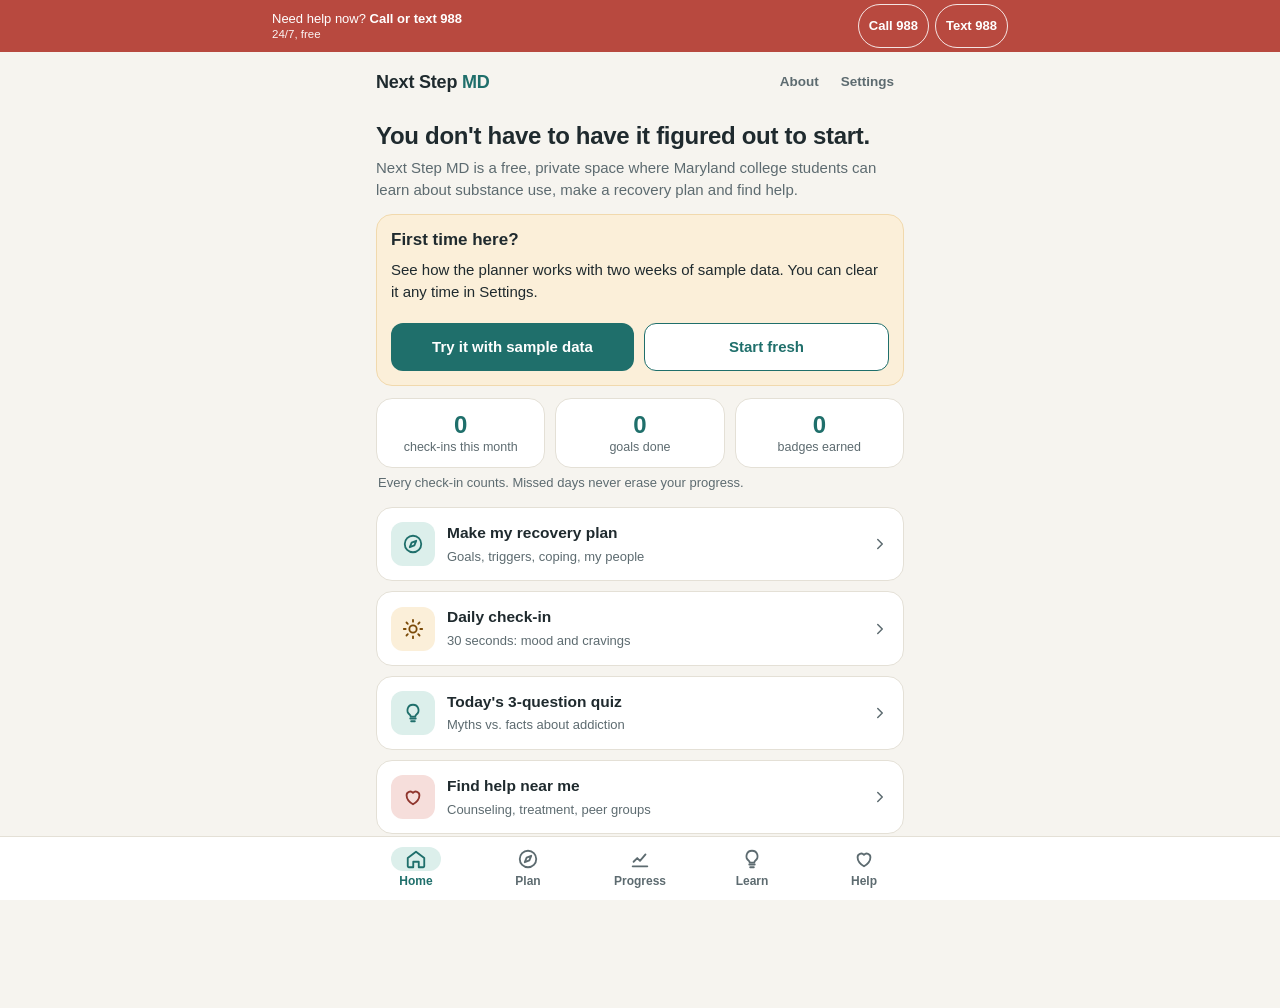
<file: index.html>
<!DOCTYPE html>
<html lang="en">
<head>
<meta charset="utf-8">
<meta name="viewport" content="width=device-width, initial-scale=1">
<meta name="description" content="A free, private recovery planner and resource guide for Maryland college students dealing with substance use or working on recovery.">
<meta name="theme-color" content="#1f6f6b">
<title>Next Step MD</title>
<link rel="stylesheet" href="css/styles.css">
<link rel="stylesheet" href="css/print.css" media="print">
</head>
<body>
<a class="skip" href="#view">Skip to content</a>

<div class="crisis" id="crisis" role="region" aria-label="Crisis support">
  <div class="crisis-row">
    <p class="crisis-text">Need help now? <b>Call or text 988</b><span class="crisis-sub">24/7, free</span></p>
    <div class="crisis-actions">
      <a href="tel:988">Call 988</a>
      <a href="sms:988">Text 988</a>
    </div>
  </div>
  <div class="crisis-extra" id="crisisExtra" hidden>
    <a href="#/help">Today looked hard. See support options on the Help page</a>
  </div>
</div>

<header class="top">
  <a class="logo" href="#/home" aria-label="Next Step MD home">Next Step <span>MD</span></a>
  <nav class="top-links" aria-label="Site">
    <a href="#/about" data-v="about">About</a>
    <a href="#/settings" data-v="settings">Settings</a>
  </nav>
</header>

<div id="demoBanner" class="demo-banner" hidden></div>

<main id="view" tabindex="-1"></main>

<nav class="bottom" aria-label="Main">
  <a href="#/home" data-v="home"><span class="ni" data-icon="home"></span>Home</a>
  <a href="#/plan" data-v="plan"><span class="ni" data-icon="plan"></span>Plan</a>
  <a href="#/progress" data-v="progress"><span class="ni" data-icon="progress"></span>Progress</a>
  <a href="#/learn" data-v="learn"><span class="ni" data-icon="learn"></span>Learn</a>
  <a href="#/help" data-v="help"><span class="ni" data-icon="help"></span>Help</a>
</nav>

<div id="toasts" class="toasts" role="status" aria-live="polite"></div>

<noscript><p class="noscript">This site needs JavaScript to run the planner. If you need help now, call or text 988, or call 911 in an emergency.</p></noscript>

<script defer src="js/config.js"></script>
<script defer src="js/util.js"></script>
<script defer src="js/icons.js"></script>
<script defer src="js/storage.js"></script>
<script defer src="js/data/resources.js"></script>
<script defer src="js/data/strategies.js"></script>
<script defer src="js/data/quiz.js"></script>
<script defer src="js/data/learn.js"></script>
<script defer src="js/data/badges.js"></script>
<script defer src="js/logic/stats.js"></script>
<script defer src="js/logic/suggest.js"></script>
<script defer src="js/logic/quizEngine.js"></script>
<script defer src="js/views/home.js"></script>
<script defer src="js/views/plan.js"></script>
<script defer src="js/views/planSummary.js"></script>
<script defer src="js/views/checkin.js"></script>
<script defer src="js/views/progress.js"></script>
<script defer src="js/views/quiz.js"></script>
<script defer src="js/views/learn.js"></script>
<script defer src="js/views/strategies.js"></script>
<script defer src="js/views/help.js"></script>
<script defer src="js/views/settings.js"></script>
<script defer src="js/views/about.js"></script>
<script defer src="js/router.js"></script>
<script defer src="js/app.js"></script>
</body>
</html>
</file>
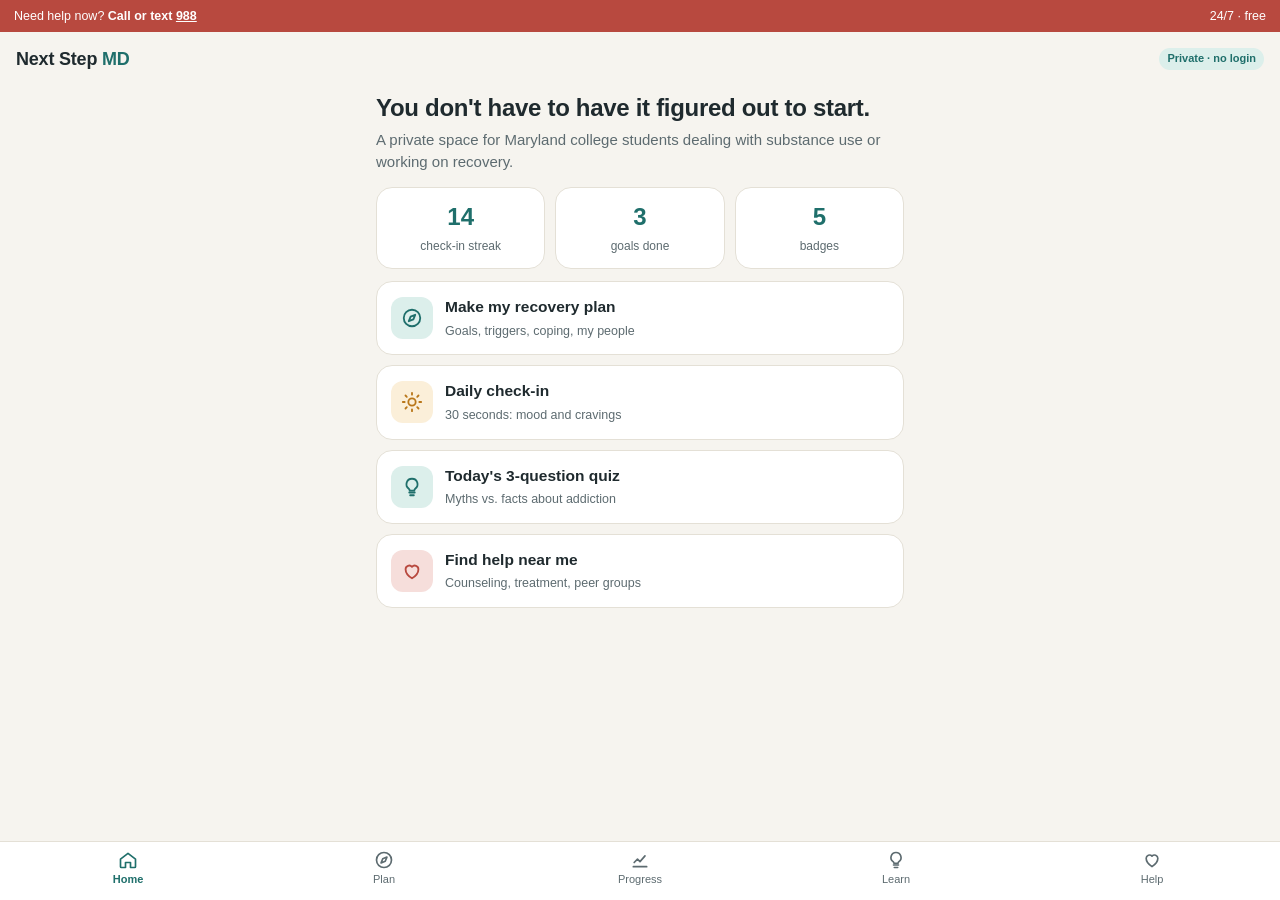
<file: prototype.html>
<!DOCTYPE html>
<html lang="en">
<head>
<meta charset="utf-8">
<meta name="viewport" content="width=device-width, initial-scale=1">
<title>Next Step MD: Student Recovery</title>
<style>
  :root{
    --bg:#f6f4ef; --card:#ffffff; --ink:#1f2a2e; --muted:#5d6b70;
    --teal:#1f6f6b; --teal-soft:#dcefeb; --amber:#e8a33d; --amber-soft:#fbefd9;
    --rose:#b8493f; --line:#e4e0d6;
  }
  *{box-sizing:border-box}
  body{margin:0;font-family:-apple-system,"Segoe UI",Roboto,Helvetica,Arial,sans-serif;background:var(--bg);color:var(--ink);font-size:15px;line-height:1.45}
  .crisis{background:var(--rose);color:#fff;font-size:12.5px;padding:7px 14px;display:flex;gap:10px;align-items:center;justify-content:space-between}
  .crisis b{font-weight:700}
  .crisis a{color:#fff;font-weight:700;text-decoration:underline}
  header{padding:14px 16px 6px;display:flex;align-items:center;justify-content:space-between}
  .logo{font-weight:800;font-size:18px;letter-spacing:-.2px}
  .logo span{color:var(--teal)}
  .pill{font-size:11px;background:var(--teal-soft);color:var(--teal);padding:3px 8px;border-radius:999px;font-weight:600}
  main{padding:6px 16px 90px;max-width:560px;margin:0 auto}
  h1{font-size:24px;line-height:1.2;margin:10px 0 6px;letter-spacing:-.3px}
  h2{font-size:17px;margin:18px 0 8px}
  p.sub{color:var(--muted);margin:0 0 14px}
  .card{background:var(--card);border:1px solid var(--line);border-radius:16px;padding:14px;margin-bottom:12px}
  .big-btn{display:flex;align-items:center;gap:12px;background:var(--card);border:1px solid var(--line);border-radius:16px;padding:14px;margin-bottom:10px;text-decoration:none;color:var(--ink)}
  .big-btn .ic{width:42px;height:42px;border-radius:12px;display:grid;place-items:center;font-size:20px;flex:none}
  .big-btn b{display:block;font-size:15.5px}
  .big-btn small{color:var(--muted)}
  .t{background:var(--teal-soft)} .a{background:var(--amber-soft)} .r{background:#f6dedb}
  .streak{display:flex;gap:10px}
  .streak .card{flex:1;text-align:center;padding:12px 8px}
  .streak .n{font-size:24px;font-weight:800;color:var(--teal)}
  .streak small{color:var(--muted);font-size:12px}
  nav{position:fixed;bottom:0;left:0;right:0;background:#fff;border-top:1px solid var(--line);display:flex;justify-content:space-around;padding:8px 0 12px}
  nav a{text-decoration:none;color:var(--muted);font-size:11px;text-align:center;flex:1}
  nav a div{height:22px;display:flex;justify-content:center}
  nav a.on{color:var(--teal);font-weight:700}
  .steps{display:flex;gap:5px;margin:4px 0 14px}
  .steps i{flex:1;height:5px;border-radius:5px;background:var(--line)}
  .steps i.done{background:var(--teal)}
  label.q{font-weight:700;display:block;margin:12px 0 6px}
  .chips{display:flex;flex-wrap:wrap;gap:7px}
  .chip{border:1.5px solid var(--line);background:#fff;border-radius:999px;padding:7px 12px;font-size:13.5px}
  .chip.sel{background:var(--teal);border-color:var(--teal);color:#fff}
  .person{display:flex;align-items:center;gap:10px;padding:9px 0;border-top:1px solid var(--line)}
  .person:first-of-type{border-top:0}
  .av{width:34px;height:34px;border-radius:50%;display:grid;place-items:center;font-weight:700;color:#fff;background:var(--teal);flex:none}
  .person small{color:var(--muted);display:block}
  .btn{display:block;width:100%;border:0;border-radius:12px;padding:13px;font-size:15px;font-weight:700;background:var(--teal);color:#fff;margin-top:10px}
  .btn.ghost{background:#fff;color:var(--teal);border:1.5px solid var(--teal)}
  .slider{display:flex;gap:4px;margin-top:4px}
  .slider span{flex:1;text-align:center;font-size:12px;padding:7px 0;border-radius:8px;background:#f0ede6;color:var(--muted)}
  .slider span.sel{background:var(--amber);color:#fff;font-weight:700}
  .slider.mood span{padding:9px 0;font-size:14px}
  .slider.mood span.sel{background:var(--teal)}
  .scale{display:flex;justify-content:space-between;font-size:11px;color:var(--muted);margin-top:3px}
  .moods{display:flex;justify-content:space-between}
  .moods span{font-size:27px;padding:5px 8px;border-radius:12px;opacity:.45}
  .moods span.sel{opacity:1;background:var(--teal-soft)}
  .legend{display:flex;gap:14px;font-size:12px;color:var(--muted);margin-top:4px}
  .legend i{display:inline-block;width:10px;height:10px;border-radius:3px;margin-right:4px;vertical-align:-1px}
  .badges{display:grid;grid-template-columns:repeat(4,1fr);gap:8px}
  .badge{text-align:center;font-size:11px;color:var(--muted)}
  .badge div{width:48px;height:48px;margin:0 auto 4px;border-radius:50%;display:grid;place-items:center;font-size:14px;font-weight:800;color:#9a5f10;background:var(--amber-soft);border:2px solid var(--amber)}
  .badge.locked div{background:#eee;border-color:#ddd;filter:grayscale(1);opacity:.5}
  .note{font-size:12.5px;color:var(--muted);background:var(--teal-soft);border-radius:12px;padding:10px 12px}
  .opt{display:block;width:100%;text-align:left;border:1.5px solid var(--line);background:#fff;border-radius:12px;padding:12px;margin-top:8px;font-size:14.5px}
  .opt.right{border-color:var(--teal);background:var(--teal-soft);font-weight:700}
  .opt.wrong{border-color:#e7c9c5;color:var(--muted)}
  .explain{border-left:4px solid var(--teal);background:#fff;padding:10px 12px;border-radius:0 12px 12px 0;margin-top:12px;font-size:13.5px}
  .res{display:flex;gap:10px}
  .res .tag{font-size:10.5px;font-weight:700;padding:2px 7px;border-radius:999px;background:var(--teal-soft);color:var(--teal);margin-right:4px}
  .view{display:none}.view.on{display:block}
  .demo{font-size:11px;color:var(--muted);text-align:center;margin-top:8px}
</style>
</head>
<body>

<div class="crisis"><span>Need help now? <b>Call or text <a href="tel:988">988</a></b></span><span>24/7 · free</span></div>
<header><div class="logo">Next Step <span>MD</span></div><span class="pill">Private · no login</span></header>

<main>
<!-- HOME -->
<section class="view" id="home">
  <h1>You don't have to have it figured out to start.</h1>
  <p class="sub">A private space for Maryland college students dealing with substance use or working on recovery.</p>
  <div class="streak">
    <div class="card"><div class="n" id="chkStreak">0</div><small>check-in streak</small></div>
    <div class="card"><div class="n" id="goalCount">0</div><small>goals done</small></div>
    <div class="card"><div class="n" id="badgeCount">0</div><small>badges</small></div>
  </div>
  <a class="big-btn" href="#plan"><span class="ic t" style="color:#1f6f6b"><svg width="22" height="22" viewBox="0 0 24 24" fill="none" stroke="currentColor" stroke-width="2" stroke-linecap="round" stroke-linejoin="round"><circle cx="12" cy="12" r="9"/><path d="M15.5 8.5l-2 5-5 2 2-5z"/></svg></span><span><b>Make my recovery plan</b><small>Goals, triggers, coping, my people</small></span></a>
  <a class="big-btn" href="#checkin"><span class="ic a" style="color:#b9771a"><svg width="22" height="22" viewBox="0 0 24 24" fill="none" stroke="currentColor" stroke-width="2" stroke-linecap="round" stroke-linejoin="round"><circle cx="12" cy="12" r="4"/><path d="M12 2v2M12 20v2M4.9 4.9l1.4 1.4M17.7 17.7l1.4 1.4M2 12h2M20 12h2M4.9 19.1l1.4-1.4M17.7 6.3l1.4-1.4"/></svg></span><span><b>Daily check-in</b><small>30 seconds: mood and cravings</small></span></a>
  <a class="big-btn" href="#quiz"><span class="ic t" style="color:#1f6f6b"><svg width="22" height="22" viewBox="0 0 24 24" fill="none" stroke="currentColor" stroke-width="2" stroke-linecap="round" stroke-linejoin="round"><path d="M9 18h6"/><path d="M10 21h4"/><path d="M12 3a6 6 0 0 0-3.5 10.9c.6.5 1 1.2 1 2.1h5c0-.9.4-1.6 1-2.1A6 6 0 0 0 12 3z"/></svg></span><span><b>Today's 3-question quiz</b><small>Myths vs. facts about addiction</small></span></a>
  <a class="big-btn" href="#help"><span class="ic r" style="color:#b8493f"><svg width="22" height="22" viewBox="0 0 24 24" fill="none" stroke="currentColor" stroke-width="2" stroke-linecap="round" stroke-linejoin="round"><path d="M12 20s-7-4.4-7-10a4 4 0 0 1 7-2.6A4 4 0 0 1 19 10c0 5.6-7 10-7 10z"/></svg></span><span><b>Find help near me</b><small>Counseling, treatment, peer groups</small></span></a>
</section>

<!-- PLAN -->
<section class="view" id="plan">
  <h1>My recovery plan</h1>
  <div class="steps"><i class="done"></i><i class="done"></i><i class="done"></i><i class="done"></i><i></i><i></i></div>
  <p class="sub">Step 4 of 6 · Coping strategies I'll use</p>
  <div class="card">
    <label class="q" style="margin-top:0">When a craving hits, I will…</label>
    <div class="chips" id="copeChips"></div>
    <label class="q">My triggers (from step 3)</label>
    <div class="chips"><span class="chip sel">Exam stress</span><span class="chip sel">Weekend parties</span><span class="chip sel">Being alone at night</span></div>
  </div>
  <div class="card">
    <label class="q" style="margin-top:0">People I can count on</label>
    <div class="person"><span class="av">J</span><span><b>Jordan (roommate)</b><small>Will go to the gym with me</small></span></div>
    <div class="person"><span class="av" style="background:var(--amber)">M</span><span><b>Mom</b><small>Call any time, no questions</small></span></div>
    <div class="person"><span class="av" style="background:#6b5ea8">C</span><span><b>Campus counselor</b><small>Weekly appointment, Tuesdays</small></span></div>
  </div>
  <button class="btn">Save and continue</button>
  <button class="btn ghost">Download my plan (PDF)</button>
</section>

<!-- CHECK-IN / PROGRESS -->
<section class="view" id="checkin">
  <h1>Daily check-in</h1>
  <div class="card">
    <label class="q" style="margin-top:0">How's your mood today?</label>
    <div class="slider mood"><span>1</span><span>2</span><span>3</span><span class="sel">4</span><span>5</span></div><div class="scale"><span>Rough</span><span>Great</span></div>
    <label class="q">Craving level</label>
    <div class="slider" id="crave"></div>
    <button class="btn">Save check-in</button>
  </div>
  <h2>My last 14 days</h2>
  <div class="card">
    <svg id="chart" viewBox="0 0 320 130" width="100%"></svg>
    <div class="legend"><span><i style="background:var(--teal)"></i>Mood</span><span><i style="background:var(--amber)"></i>Cravings</span></div>
  </div>
  <div class="note">Cravings are down 40% since your first week. Most-used strategy: <b>text someone from my list</b>.</div>
  <h2>Milestones</h2>
  <div class="badges" id="badges"></div>
</section>

<!-- QUIZ -->
<section class="view" id="quiz">
  <h1>Today's quiz</h1>
  <div class="steps"><i class="done"></i><i class="done"></i><i></i></div>
  <p class="sub">Question 2 of 3 · Myth or fact?</p>
  <div class="card">
    <b style="font-size:16.5px">"If someone relapses, it means their treatment failed."</b>
    <button class="opt">Fact</button>
    <button class="opt right">Myth (correct)</button>
    <div class="explain"><b>Here's the surprising part:</b> relapse rates for substance use disorders are similar to those for other chronic illnesses like asthma and high blood pressure. A slip is a signal to adjust the plan, not proof that recovery is impossible. <a href="#" style="color:var(--teal)">Learn more →</a></div>
  </div>
  <button class="btn">Next question</button>
  <p class="demo">Badge for effort, not score: 5 days of learning earns a badge</p>
</section>

<!-- HELP -->
<section class="view" id="help">
  <h1>Find help</h1>
  <div class="chips" style="margin-bottom:12px"><span class="chip sel">All</span><span class="chip">Free</span><span class="chip">Peer groups</span><span class="chip">Virtual</span><span class="chip">Crisis</span></div>
  <div class="card res"><div><span class="tag">CRISIS</span><span class="tag">24/7</span><br><b>988 Suicide &amp; Crisis Lifeline</b><br><small>Call or text 988. Covers substance use crises too, routed to a Maryland call center.</small></div></div>
  <div class="card res"><div><span class="tag">FREE</span><span class="tag">24/7</span><br><b>SAMHSA National Helpline</b><br><small>1-800-662-4357 · confidential treatment referrals</small></div></div>
  <div class="card res"><div><span class="tag">PEER</span><span class="tag">CAMPUS</span><br><b>Collegiate recovery programs</b><br><small>Terps for Recovery (UMD), Tigers in Recovery (Towson), Scholars for Recovery (UMB)</small></div></div>
  <div class="card res"><div><span class="tag">PEER</span><span class="tag">VIRTUAL</span><br><b>SMART Recovery &amp; AA/NA meetings</b><br><small>In-person and online meetings across Maryland</small></div></div>
</section>
</main>

<nav>
  <a href="#home" data-v="home"><div><svg width="20" height="20" viewBox="0 0 24 24" fill="none" stroke="currentColor" stroke-width="2" stroke-linecap="round" stroke-linejoin="round"><path d="M3 11l9-7 9 7v9a1 1 0 0 1-1 1h-5v-6H9v6H4a1 1 0 0 1-1-1z"/></svg></div>Home</a>
  <a href="#plan" data-v="plan"><div><svg width="20" height="20" viewBox="0 0 24 24" fill="none" stroke="currentColor" stroke-width="2" stroke-linecap="round" stroke-linejoin="round"><circle cx="12" cy="12" r="9"/><path d="M15.5 8.5l-2 5-5 2 2-5z"/></svg></div>Plan</a>
  <a href="#checkin" data-v="checkin"><div><svg width="20" height="20" viewBox="0 0 24 24" fill="none" stroke="currentColor" stroke-width="2" stroke-linecap="round" stroke-linejoin="round"><path d="M4 20h16"/><path d="M5 15l4-4 3 3 6-7"/></svg></div>Progress</a>
  <a href="#quiz" data-v="quiz"><div><svg width="20" height="20" viewBox="0 0 24 24" fill="none" stroke="currentColor" stroke-width="2" stroke-linecap="round" stroke-linejoin="round"><path d="M9 18h6"/><path d="M10 21h4"/><path d="M12 3a6 6 0 0 0-3.5 10.9c.6.5 1 1.2 1 2.1h5c0-.9.4-1.6 1-2.1A6 6 0 0 0 12 3z"/></svg></div>Learn</a>
  <a href="#help" data-v="help"><div><svg width="20" height="20" viewBox="0 0 24 24" fill="none" stroke="currentColor" stroke-width="2" stroke-linecap="round" stroke-linejoin="round"><path d="M12 20s-7-4.4-7-10a4 4 0 0 1 7-2.6A4 4 0 0 1 19 10c0 5.6-7 10-7 10z"/></svg></div>Help</a>
</nav>

<script>
// ---- storage (device-only; wrapped in try/catch) ----
const KEY = 'nextstepmd.v1';
function load(){ try{ return JSON.parse(localStorage.getItem(KEY)) }catch(e){ return null } }
function save(d){ try{ localStorage.setItem(KEY, JSON.stringify(d)) }catch(e){} }

// Demo data so the prototype shows a realistic two weeks of use
function seed(){
  const mood=[2,2,3,2,3,3,2,3,4,3,4,4,3,4], crave=[8,7,7,8,6,6,7,5,5,4,4,3,4,3];
  return {
    checkins: mood.map((m,i)=>({mood:m, crave:crave[i]})),
    goalsDone: 3,
    coping: ['Text someone from my list','Go for a 10-min walk','Urge surfing (ride it out)','Call Mom','Leave the situation','Box breathing','Gym with Jordan'],
    copingSel: [0,1,2,6],
    badges: [
      {i:'1',t:'First check-in',on:1},{i:'7',t:'7-day streak',on:1},{i:'Ask',t:'Reached out',on:1},{i:'Goal',t:'Goal done',on:1},
      {i:'5',t:'5 days learning',on:1},{i:'Plan',t:'Plan finished',on:0},{i:'Mtg',t:'First meeting',on:0},{i:'30',t:'30 check-ins',on:0}
    ]
  };
}
let data = load() || seed(); save(data);

// ---- render ----
document.getElementById('chkStreak').textContent = data.checkins.length;
document.getElementById('goalCount').textContent = data.goalsDone;
document.getElementById('badgeCount').textContent = data.badges.filter(b=>b.on).length;

document.getElementById('copeChips').innerHTML = data.coping.map((c,i)=>
  `<span class="chip ${data.copingSel.includes(i)?'sel':''}">${c}</span>`).join('');

document.getElementById('crave').innerHTML = Array.from({length:11},(_,i)=>
  `<span class="${i===3?'sel':''}">${i}</span>`).join('');

document.getElementById('badges').innerHTML = data.badges.map(b=>
  `<div class="badge ${b.on?'':'locked'}"><div>${b.i}</div>${b.t}</div>`).join('');

// SVG line chart: mood (1-5) and craving (0-10), both scaled to 0-1
(function chart(){
  const svg=document.getElementById('chart'), W=320,H=130,P=18, n=data.checkins.length;
  const x=i=>P+(i*(W-2*P)/(n-1)), y=v=>H-P-v*(H-2*P);
  const path=(vals)=>vals.map((v,i)=>(i?'L':'M')+x(i).toFixed(1)+' '+y(v).toFixed(1)).join(' ');
  let g='';
  for(let k=0;k<=4;k++){ const yy=y(k/4); g+=`<line x1="${P}" x2="${W-P}" y1="${yy}" y2="${yy}" stroke="#eee"/>`; }
  const m=data.checkins.map(c=>(c.mood-1)/4), c=data.checkins.map(c=>c.crave/10);
  g+=`<path d="${path(c)}" fill="none" stroke="#e8a33d" stroke-width="3" stroke-linecap="round" stroke-linejoin="round"/>`;
  g+=`<path d="${path(m)}" fill="none" stroke="#1f6f6b" stroke-width="3" stroke-linecap="round" stroke-linejoin="round"/>`;
  m.forEach((v,i)=>{ if(i===n-1) g+=`<circle cx="${x(i)}" cy="${y(v)}" r="4.5" fill="#1f6f6b"/>`; });
  g+=`<text x="${P}" y="${H-2}" font-size="9" fill="#888">2 weeks ago</text><text x="${W-P}" y="${H-2}" font-size="9" fill="#888" text-anchor="end">today</text>`;
  svg.innerHTML=g;
})();

// ---- routing ----
function route(){
  const v=(location.hash||'#home').slice(1);
  document.querySelectorAll('.view').forEach(s=>s.classList.toggle('on', s.id===v));
  document.querySelectorAll('nav a').forEach(a=>a.classList.toggle('on', a.dataset.v===v));
  window.scrollTo(0,0);
}
addEventListener('hashchange',route); route();
</script>
</body>
</html>
</file>
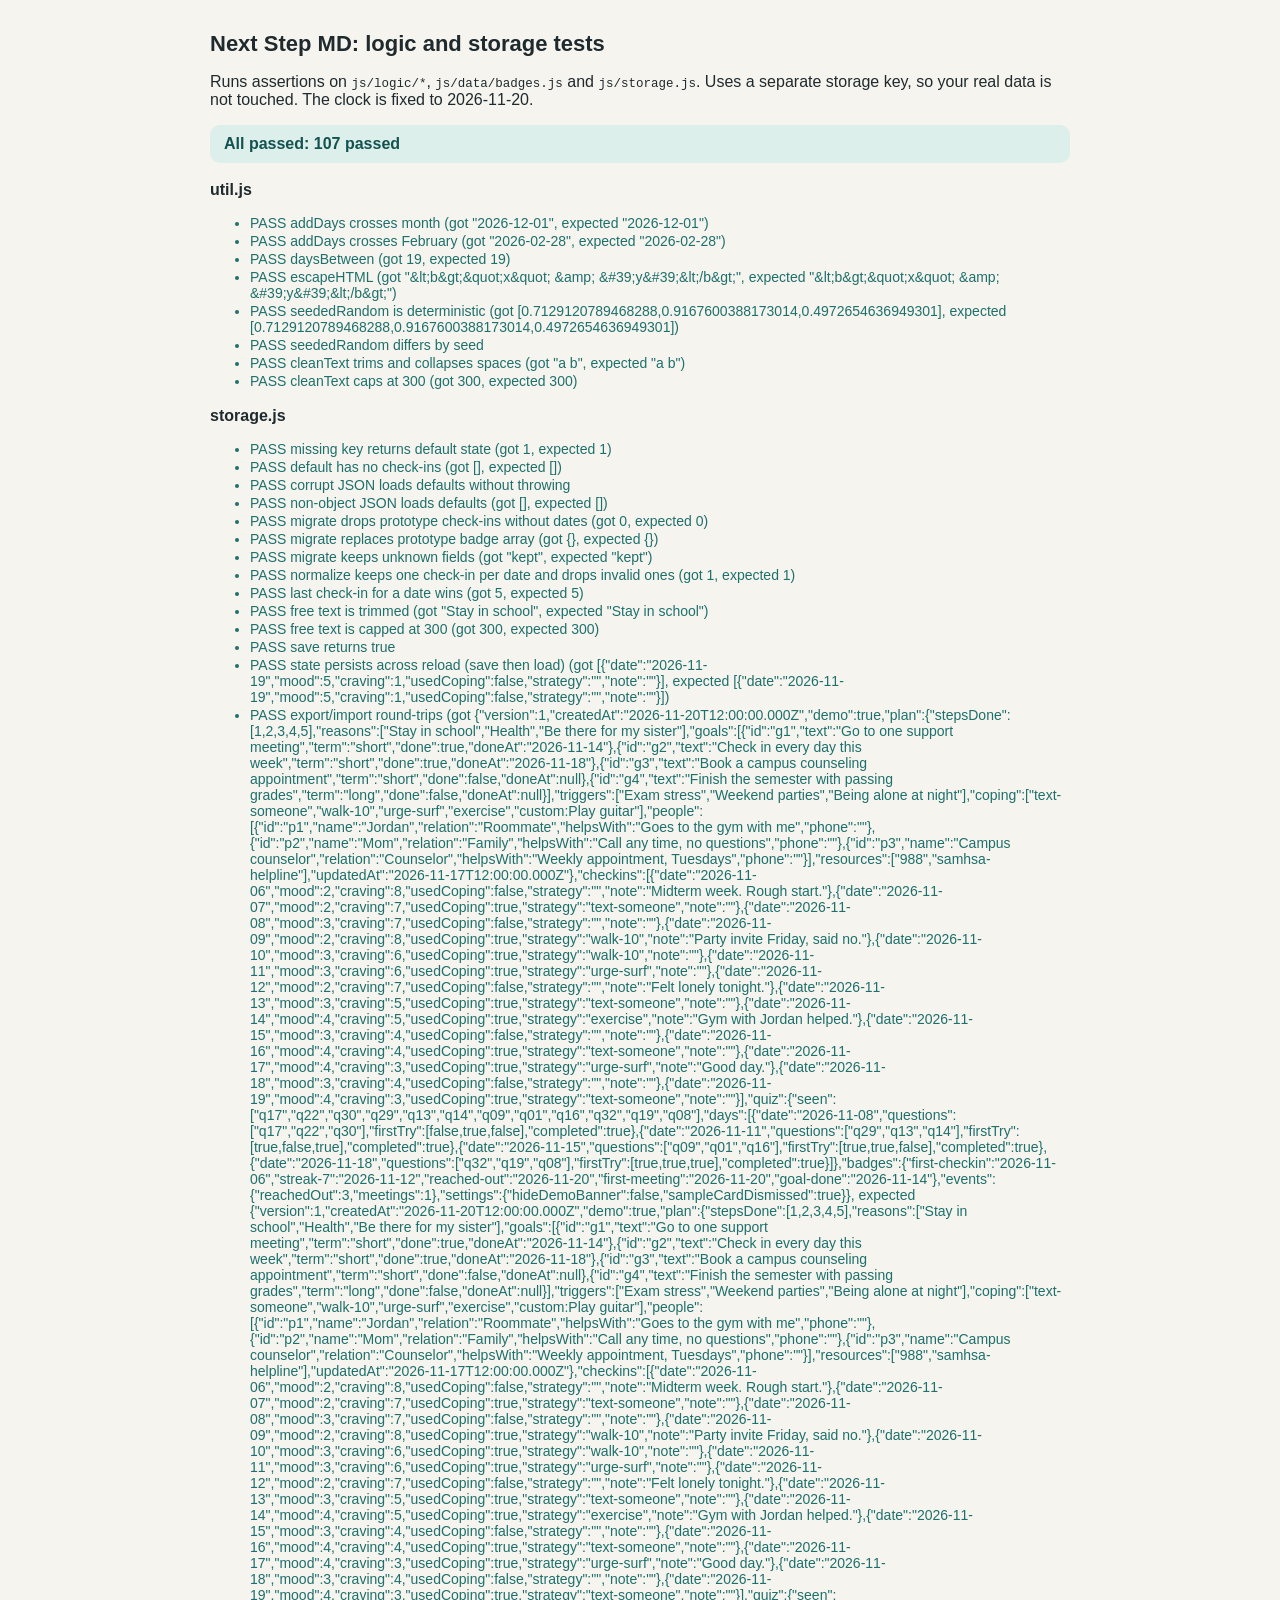
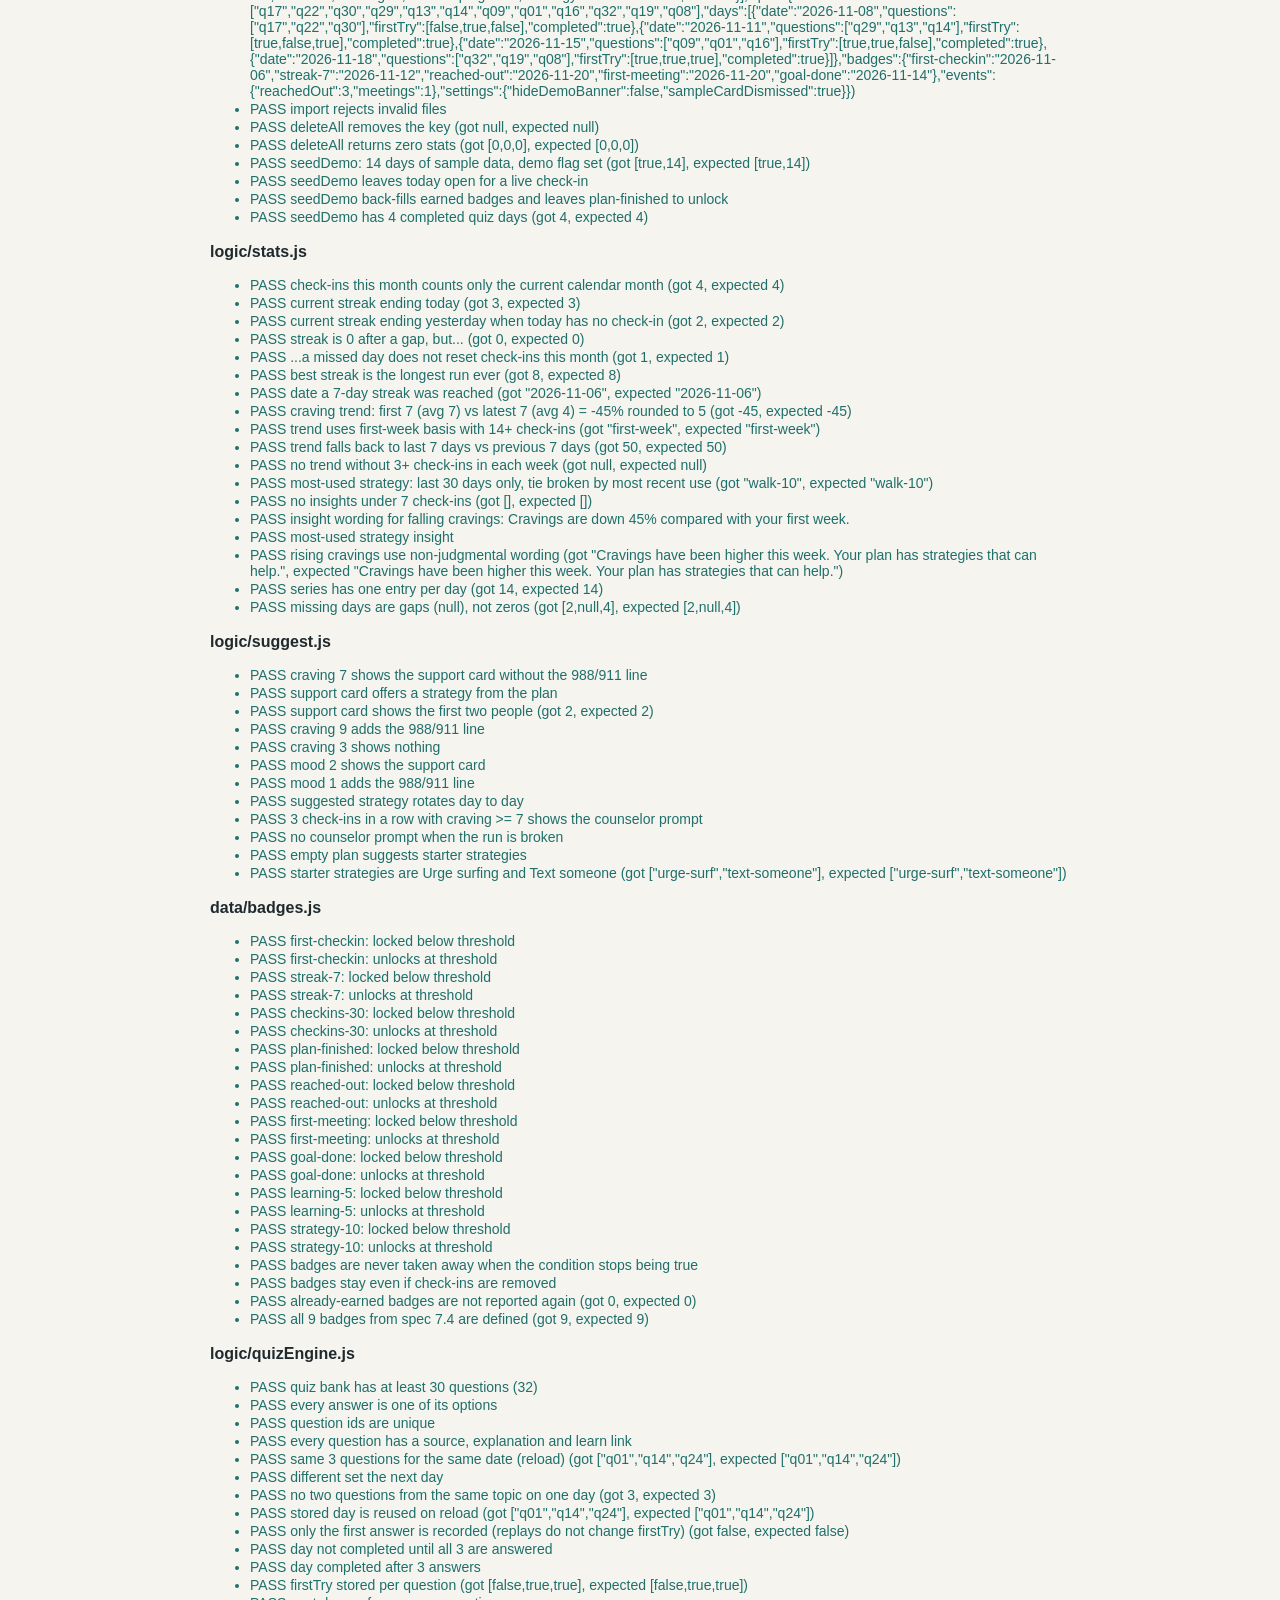
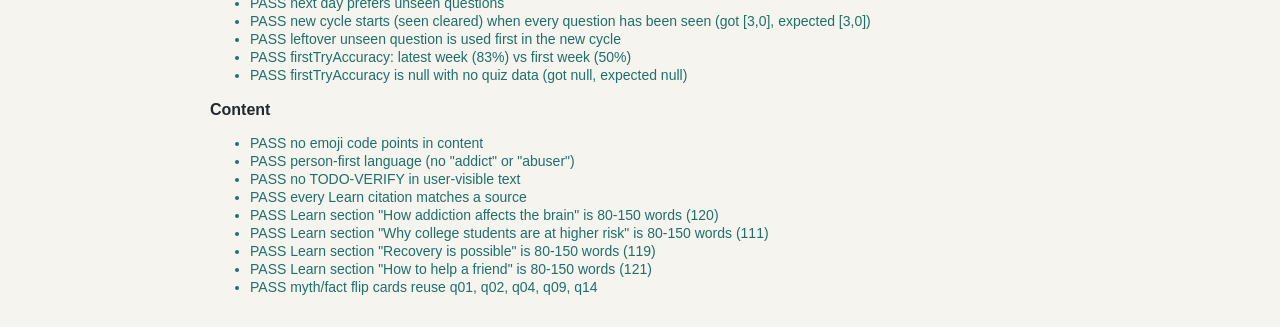
<file: tests/test.html>
<!DOCTYPE html>
<html lang="en">
<head>
<meta charset="utf-8">
<meta name="viewport" content="width=device-width, initial-scale=1">
<title>Next Step MD tests</title>
<style>
  body{font-family:-apple-system,"Segoe UI",Roboto,Helvetica,Arial,sans-serif;max-width:860px;margin:0 auto;padding:16px;color:#1f2a2e;background:#f6f4ef}
  h1{font-size:22px} h2{font-size:16px;margin:18px 0 6px}
  .sum{padding:10px 14px;border-radius:10px;font-weight:700}
  .sum.ok{background:#dcefeb;color:#14524f} .sum.bad{background:#fbe3e0;color:#7d2a22}
  li{margin:2px 0;font-size:14px} .pass{color:#1f6f6b} .fail{color:#9b2c22;font-weight:700}
  code{font-size:12.5px}
</style>
</head>
<body>
<h1>Next Step MD: logic and storage tests</h1>
<p>Runs assertions on <code>js/logic/*</code>, <code>js/data/badges.js</code> and <code>js/storage.js</code>. Uses a separate storage key, so your real data is not touched. The clock is fixed to 2026-11-20.</p>
<div id="summary" class="sum">Running...</div>
<div id="out"></div>

<script src="../js/config.js"></script>
<script>NS.config.STORAGE_KEY = 'nextstepmd.test';</script>
<script src="../js/util.js"></script>
<script src="../js/icons.js"></script>
<script src="../js/storage.js"></script>
<script src="../js/data/resources.js"></script>
<script src="../js/data/strategies.js"></script>
<script src="../js/data/quiz.js"></script>
<script src="../js/data/learn.js"></script>
<script src="../js/data/badges.js"></script>
<script src="../js/logic/stats.js"></script>
<script src="../js/logic/suggest.js"></script>
<script src="../js/logic/quizEngine.js"></script>
<script>
(function () {
  const U = NS.util, S = NS.storage, ST = NS.logic.stats, SG = NS.logic.suggest, QE = NS.logic.quizEngine;
  const TODAY = '2026-11-20';
  U.now = () => new Date(2026, 10, 20, 12, 0, 0);

  const out = document.getElementById('out');
  let pass = 0, fail = 0, group = null;
  function section(name) { const h = document.createElement('h2'); h.textContent = name; out.appendChild(h); group = document.createElement('ul'); out.appendChild(group); }
  function ok(cond, msg) {
    const li = document.createElement('li');
    li.className = cond ? 'pass' : 'fail';
    li.textContent = (cond ? 'PASS ' : 'FAIL ') + msg;
    group.appendChild(li);
    cond ? pass++ : fail++;
  }
  const eq = (a, b, msg) => ok(JSON.stringify(a) === JSON.stringify(b), msg + ' (got ' + JSON.stringify(a) + ', expected ' + JSON.stringify(b) + ')');
  function test(name, fn) { try { fn(); } catch (e) { ok(false, name + ' threw: ' + e.message); } }

  // Build a state with check-ins on given day offsets from TODAY.
  function withCheckins(list) {
    const s = S.defaultState();
    s.checkins = list.map(c => Object.assign({ usedCoping: false, strategy: '', note: '' }, c, { date: U.addDays(TODAY, c.off) }));
    s.checkins.forEach(c => delete c.off);
    return S.normalize(s);
  }

  // ---------------- util ----------------
  section('util.js');
  test('util', () => {
    eq(U.addDays('2026-11-30', 1), '2026-12-01', 'addDays crosses month');
    eq(U.addDays('2026-03-01', -1), '2026-02-28', 'addDays crosses February');
    eq(U.daysBetween('2026-11-01', '2026-11-20'), 19, 'daysBetween');
    eq(U.escapeHTML('<b>"x" & \'y\'</b>'), '&lt;b&gt;&quot;x&quot; &amp; &#39;y&#39;&lt;/b&gt;', 'escapeHTML');
    const a = U.seededRandom('2026-11-20'), b = U.seededRandom('2026-11-20'), c = U.seededRandom('2026-11-21');
    const ra = [a(), a(), a()], rb = [b(), b(), b()], rc = [c(), c(), c()];
    eq(ra, rb, 'seededRandom is deterministic');
    ok(JSON.stringify(ra) !== JSON.stringify(rc), 'seededRandom differs by seed');
    eq(U.cleanText('  a   b  '), 'a b', 'cleanText trims and collapses spaces');
    eq(U.cleanText('x'.repeat(400)).length, 300, 'cleanText caps at 300');
  });

  // ---------------- storage ----------------
  section('storage.js');
  test('storage', () => {
    localStorage.removeItem(NS.config.STORAGE_KEY);
    const d = S.load();
    eq(d.version, 1, 'missing key returns default state');
    eq(d.checkins, [], 'default has no check-ins');

    localStorage.setItem(NS.config.STORAGE_KEY, '{not valid json');
    let threw = false, st;
    try { st = S.load(); } catch (e) { threw = true; }
    ok(!threw && st.version === 1, 'corrupt JSON loads defaults without throwing');

    localStorage.setItem(NS.config.STORAGE_KEY, '"just a string"');
    eq(S.load().plan.stepsDone, [], 'non-object JSON loads defaults');

    // Prototype-era data under the same key.
    localStorage.setItem(NS.config.STORAGE_KEY, JSON.stringify({ checkins: [{ mood: 2, crave: 8 }], goalsDone: 3, coping: ['x'], copingSel: [0], badges: [{ i: '1', on: 1 }], custom: 'kept' }));
    const m = S.load();
    eq(m.checkins.length, 0, 'migrate drops prototype check-ins without dates');
    eq(m.badges, {}, 'migrate replaces prototype badge array');
    eq(m.custom, 'kept', 'migrate keeps unknown fields');

    const s = S.defaultState();
    s.plan.reasons = ['  Stay in school  ', 'x'.repeat(500)];
    s.checkins = [{ date: '2026-11-19', mood: 3, craving: 4 }, { date: '2026-11-19', mood: 5, craving: 1 }, { date: 'bad', mood: 3, craving: 3 }, { date: '2026-11-18', mood: 9, craving: 3 }];
    const n = S.normalize(s);
    eq(n.checkins.length, 1, 'normalize keeps one check-in per date and drops invalid ones');
    eq(n.checkins[0].mood, 5, 'last check-in for a date wins');
    eq(n.plan.reasons[0], 'Stay in school', 'free text is trimmed');
    eq(n.plan.reasons[1].length, 300, 'free text is capped at 300');

    ok(S.save(n), 'save returns true');
    eq(S.load().checkins, n.checkins, 'state persists across reload (save then load)');

    // Export/import round trip (export uses JSON.stringify of the state).
    const demo = S.seedDemo(TODAY);
    const back = S.parseBackup(JSON.stringify(demo));
    eq(back, S.normalize(demo), 'export/import round-trips');
    let bad1 = false; try { S.parseBackup('{oops'); } catch (e) { bad1 = true; }
    let bad2 = false; try { S.parseBackup('{"hello":1}'); } catch (e) { bad2 = true; }
    ok(bad1 && bad2, 'import rejects invalid files');

    S.save(demo);
    const fresh = S.deleteAll();
    eq(localStorage.getItem(NS.config.STORAGE_KEY), null, 'deleteAll removes the key');
    eq([fresh.checkins.length, Object.keys(fresh.badges).length, ST.goalsDone(fresh)], [0, 0, 0], 'deleteAll returns zero stats');

    eq([demo.demo, demo.checkins.length], [true, 14], 'seedDemo: 14 days of sample data, demo flag set');
    ok(!demo.checkins.some(c => c.date === TODAY), 'seedDemo leaves today open for a live check-in');
    ok(!!demo.badges['first-checkin'] && !!demo.badges['streak-7'] && !demo.badges['plan-finished'], 'seedDemo back-fills earned badges and leaves plan-finished to unlock');
    eq(demo.quiz.days.filter(x => x.completed).length, 4, 'seedDemo has 4 completed quiz days');
  });

  // ---------------- stats ----------------
  section('logic/stats.js');
  test('stats', () => {
    const s = withCheckins([{ off: 0, mood: 3, craving: 4 }, { off: -1, mood: 3, craving: 4 }, { off: -2, mood: 3, craving: 4 }, { off: -4, mood: 3, craving: 4 }, { off: -25, mood: 3, craving: 4 }]);
    eq(ST.checkinsThisMonth(s, TODAY), 4, 'check-ins this month counts only the current calendar month');
    eq(ST.currentStreak(s, TODAY), 3, 'current streak ending today');
    const y = withCheckins([{ off: -1, mood: 3, craving: 4 }, { off: -2, mood: 3, craving: 4 }]);
    eq(ST.currentStreak(y, TODAY), 2, 'current streak ending yesterday when today has no check-in');
    eq(ST.currentStreak(withCheckins([{ off: -3, mood: 3, craving: 4 }]), TODAY), 0, 'streak is 0 after a gap, but...');
    eq(ST.checkinsThisMonth(withCheckins([{ off: -3, mood: 3, craving: 4 }]), TODAY), 1, '...a missed day does not reset check-ins this month');
    const b = withCheckins([-20, -19, -18, -17, -16, -15, -14, -13, -5, -4].map(off => ({ off, mood: 3, craving: 4 })));
    eq(ST.bestStreak(b), 8, 'best streak is the longest run ever');
    eq(ST.dateOfStreak(b, 7), U.addDays(TODAY, -14), 'date a 7-day streak was reached');

    const demo = S.seedDemo(TODAY);
    eq(ST.cravingTrend(demo, TODAY).pct, -45, 'craving trend: first 7 (avg 7) vs latest 7 (avg 4) = -45% rounded to 5');
    eq(ST.cravingTrend(demo, TODAY).basis, 'first-week', 'trend uses first-week basis with 14+ check-ins');
    const wk = withCheckins([{ off: 0, mood: 3, craving: 6 }, { off: -1, mood: 3, craving: 6 }, { off: -2, mood: 3, craving: 6 }, { off: -8, mood: 3, craving: 4 }, { off: -9, mood: 3, craving: 4 }, { off: -10, mood: 3, craving: 4 }]);
    eq(ST.cravingTrend(wk, TODAY).pct, 50, 'trend falls back to last 7 days vs previous 7 days');
    eq(ST.cravingTrend(withCheckins([{ off: 0, mood: 3, craving: 6 }, { off: -8, mood: 3, craving: 4 }]), TODAY), null, 'no trend without 3+ check-ins in each week');

    const mu = withCheckins([{ off: -1, mood: 3, craving: 4, strategy: 'walk-10' }, { off: -2, mood: 3, craving: 4, strategy: 'urge-surf' }, { off: -3, mood: 3, craving: 4, strategy: 'walk-10' }, { off: -4, mood: 3, craving: 4, strategy: 'urge-surf' }, { off: -40, mood: 3, craving: 4, strategy: 'halt' }, { off: -41, mood: 3, craving: 4, strategy: 'halt' }, { off: -42, mood: 3, craving: 4, strategy: 'halt' }]);
    eq(ST.mostUsedStrategy(mu, TODAY).id, 'walk-10', 'most-used strategy: last 30 days only, tie broken by most recent use');

    eq(ST.insights(withCheckins([{ off: 0, mood: 3, craving: 4 }]), TODAY), [], 'no insights under 7 check-ins');
    const ins = ST.insights(demo, TODAY);
    ok(ins[0] === 'Cravings are down 45% compared with your first week.', 'insight wording for falling cravings: ' + ins[0]);
    ok(/most-used strategy is Text someone from my list/.test(ins[1]), 'most-used strategy insight');
    const up = withCheckins([0, -1, -2, -3, -4, -5, -6, -7, -8, -9, -10, -11, -12, -13].map((off, i) => ({ off, mood: 3, craving: i < 7 ? 8 : 3 })));
    eq(ST.insights(up, TODAY)[0], 'Cravings have been higher this week. Your plan has strategies that can help.', 'rising cravings use non-judgmental wording');

    const ser = ST.series(withCheckins([{ off: 0, mood: 4, craving: 2 }, { off: -2, mood: 2, craving: 7 }]), 14, TODAY);
    eq(ser.length, 14, 'series has one entry per day');
    eq([ser[11].mood, ser[12].mood, ser[13].mood], [2, null, 4], 'missing days are gaps (null), not zeros');
  });

  // ---------------- suggest ----------------
  section('logic/suggest.js');
  test('suggest', () => {
    const base = S.seedDemo(TODAY);
    const at = (craving, mood) => SG.forCheckin(base, { date: TODAY, mood: mood || 3, craving });
    const c7 = at(7);
    ok(c7.tough && !c7.urgent, 'craving 7 shows the support card without the 988/911 line');
    ok(!!c7.strategy && base.plan.coping.indexOf(c7.strategy) !== -1, 'support card offers a strategy from the plan');
    eq(c7.people.length, 2, 'support card shows the first two people');
    const c9 = at(9);
    ok(c9.tough && c9.urgent, 'craving 9 adds the 988/911 line');
    const c3 = at(3, 4);
    ok(!c3.tough && !c3.urgent && !c3.highStreak && !SG.isActive(c3), 'craving 3 shows nothing');
    ok(at(2, 2).tough && !at(2, 2).urgent, 'mood 2 shows the support card');
    ok(at(2, 1).urgent, 'mood 1 adds the 988/911 line');
    const d1 = SG.forCheckin(base, { date: '2026-11-20', mood: 2, craving: 8 }).strategy;
    const d2 = SG.forCheckin(base, { date: '2026-11-21', mood: 2, craving: 8 }).strategy;
    ok(d1 !== d2, 'suggested strategy rotates day to day');

    const hs = withCheckins([{ off: 0, mood: 3, craving: 7 }, { off: -1, mood: 3, craving: 8 }, { off: -3, mood: 3, craving: 9 }]);
    ok(SG.forCheckin(hs, hs.checkins[2]).highStreak, '3 check-ins in a row with craving >= 7 shows the counselor prompt');
    const hs2 = withCheckins([{ off: 0, mood: 3, craving: 7 }, { off: -1, mood: 3, craving: 5 }, { off: -2, mood: 3, craving: 9 }]);
    ok(!SG.forCheckin(hs2, hs2.checkins[2]).highStreak, 'no counselor prompt when the run is broken');
    const empty = withCheckins([{ off: 0, mood: 3, craving: 2 }]);
    ok(SG.forCheckin(empty, empty.checkins[0]).noCoping, 'empty plan suggests starter strategies');
    eq(NS.data.starterStrategies, ['urge-surf', 'text-someone'], 'starter strategies are Urge surfing and Text someone');
  });

  // ---------------- badges ----------------
  section('data/badges.js');
  test('badges', () => {
    const earned = s => { NS.data.evaluateBadges(s, TODAY); return s.badges; };
    function thresh(id, below, at) {
      ok(!earned(below)[id], id + ': locked below threshold');
      ok(!!earned(at)[id], id + ': unlocks at threshold');
    }
    const days = n => withCheckins(Array.from({ length: n }, (_, i) => ({ off: -i, mood: 3, craving: 3 })));
    const spread = n => withCheckins(Array.from({ length: n }, (_, i) => ({ off: -i * 2, mood: 3, craving: 3 })));
    thresh('first-checkin', days(0), days(1));
    thresh('streak-7', days(6), days(7));
    thresh('checkins-30', spread(29), spread(30));
    const plan = steps => { const s = S.defaultState(); s.plan.stepsDone = steps; return s; };
    thresh('plan-finished', plan([1, 2, 3, 4, 5]), plan([1, 2, 3, 4, 5, 6]));
    const ev = (k, v) => { const s = S.defaultState(); s.events[k] = v; return s; };
    thresh('reached-out', ev('reachedOut', 0), ev('reachedOut', 1));
    thresh('first-meeting', ev('meetings', 0), ev('meetings', 1));
    const goal = done => { const s = S.defaultState(); s.plan.goals = [{ id: 'g', text: 'x', term: 'short', done, doneAt: done ? TODAY : null }]; return s; };
    thresh('goal-done', goal(false), goal(true));
    const quizDays = n => { const s = S.defaultState(); s.quiz.days = Array.from({ length: n }, (_, i) => ({ date: U.addDays(TODAY, -i), questions: ['q01', 'q02', 'q03'], firstTry: [true, false, true], completed: true })); return s; };
    thresh('learning-5', quizDays(4), quizDays(5));
    const uses = n => withCheckins(Array.from({ length: 12 }, (_, i) => ({ off: -i, mood: 3, craving: 3, usedCoping: i < n })));
    thresh('strategy-10', uses(9), uses(10));

    // Badges never disappear.
    const s = goal(true); earned(s);
    s.plan.goals[0].done = false;
    NS.data.evaluateBadges(s, TODAY);
    ok(!!s.badges['goal-done'], 'badges are never taken away when the condition stops being true');
    const s2 = days(7); earned(s2); s2.checkins = []; NS.data.evaluateBadges(s2, TODAY);
    ok(!!s2.badges['streak-7'] && !!s2.badges['first-checkin'], 'badges stay even if check-ins are removed');
    const again = NS.data.evaluateBadges(s2, TODAY);
    eq(again.length, 0, 'already-earned badges are not reported again');
    eq(NS.data.badges.length, 9, 'all 9 badges from spec 7.4 are defined');
  });

  // ---------------- quiz ----------------
  section('logic/quizEngine.js');
  test('quiz', () => {
    const bank = NS.data.quiz;
    ok(bank.length >= 30, 'quiz bank has at least 30 questions (' + bank.length + ')');
    ok(bank.every(q => q.options.indexOf(q.answer) !== -1), 'every answer is one of its options');
    ok(new Set(bank.map(q => q.id)).size === bank.length, 'question ids are unique');
    ok(bank.every(q => q.source && q.explanation && q.learnLink), 'every question has a source, explanation and learn link');

    const p1 = QE.pick(bank, [], '2026-11-20'), p2 = QE.pick(bank, [], '2026-11-20'), p3 = QE.pick(bank, [], '2026-11-21');
    eq(p1.ids, p2.ids, 'same 3 questions for the same date (reload)');
    ok(JSON.stringify(p1.ids) !== JSON.stringify(p3.ids), 'different set the next day');
    const topics = p1.ids.map(id => NS.data.quizById(id).topic);
    eq(new Set(topics).size, 3, 'no two questions from the same topic on one day');

    const s = S.defaultState();
    const day = QE.getOrCreateDay(s, TODAY).day;
    eq(QE.getOrCreateDay(s, TODAY).day.questions, day.questions, 'stored day is reused on reload');
    day.questions.forEach(id => QE.markSeen(s, id));
    const qa = NS.data.quizById(day.questions[0]);
    const wrong = qa.options.find(o => o !== qa.answer);
    QE.answer(s, TODAY, 0, wrong);
    QE.answer(s, TODAY, 0, qa.answer); // replay / second try
    eq(day.firstTry[0], false, 'only the first answer is recorded (replays do not change firstTry)');
    ok(!day.completed, 'day not completed until all 3 are answered');
    QE.answer(s, TODAY, 1, NS.data.quizById(day.questions[1]).answer);
    const r = QE.answer(s, TODAY, 2, NS.data.quizById(day.questions[2]).answer);
    ok(day.completed && r.completedNow, 'day completed after 3 answers');
    eq(day.firstTry, [false, true, true], 'firstTry stored per question');

    const next = QE.getOrCreateDay(s, '2026-11-21').day;
    ok(next.questions.every(id => day.questions.indexOf(id) === -1), 'next day prefers unseen questions');

    const allSeen = bank.map(q => q.id);
    const cyc = QE.pick(bank, allSeen, '2026-11-22');
    eq([cyc.ids.length, cyc.seen.length], [3, 0], 'new cycle starts (seen cleared) when every question has been seen');
    const leftover = bank.map(q => q.id).filter(id => id !== 'q05');
    const cyc2 = QE.pick(bank, leftover, '2026-11-22');
    ok(cyc2.ids[0] === 'q05' || cyc2.ids.indexOf('q05') !== -1, 'leftover unseen question is used first in the new cycle');

    const demo = S.seedDemo(TODAY);
    const a1 = QE.firstTryAccuracy(demo, 'first-week'), a2 = QE.firstTryAccuracy(demo, 'latest-week');
    ok(a1 && a2 && a2.pct > a1.pct, 'firstTryAccuracy: latest week (' + (a2 && a2.pct) + '%) vs first week (' + (a1 && a1.pct) + '%)');
    eq(QE.firstTryAccuracy(S.defaultState(), 'all'), null, 'firstTryAccuracy is null with no quiz data');
  });

  // ---------------- content ----------------
  section('Content');
  test('content', () => {
    const allText = JSON.stringify([NS.data.quiz, NS.data.learn, NS.data.resources, NS.data.strategies, NS.data.sources]);
    ok(!/[\u{1F300}-\u{1FAFF}\u{2600}-\u{27BF}\u{1F000}-\u{1F2FF}\u{FE0F}]/u.test(allText), 'no emoji code points in content');
    ok(!/\b(addict|addicts|abuser|abusers)\b/i.test(allText), 'person-first language (no "addict" or "abuser")');
    const visible = JSON.stringify([NS.data.quiz.map(q => [q.prompt, q.options, q.explanation, q.source]), NS.data.learn, NS.data.resources.map(r => [r.name, r.description, r.expect, r.contact])]);
    ok(visible.indexOf('TODO-VERIFY') === -1, 'no TODO-VERIFY in user-visible text');
    const learnCites = JSON.stringify(NS.data.learn).match(/\[\[([^\]]+)\]\]/g) || [];
    ok(learnCites.every(c => NS.data.sources.some(s => s.key === c.slice(2, -2))), 'every Learn citation matches a source');
    NS.data.learn.filter(sec => sec.body).forEach(sec => {
      const words = sec.body.join(' ').replace(/\[\[[^\]]+\]\]/g, '').split(/\s+/).filter(Boolean).length;
      ok(words >= 80 && words <= 150, 'Learn section "' + sec.title + '" is 80-150 words (' + words + ')');
    });
    ok(NS.data.learn.find(s => s.id === 'myths').flipCards.join() === 'q01,q02,q04,q09,q14', 'myth/fact flip cards reuse q01, q02, q04, q09, q14');
  });

  localStorage.removeItem(NS.config.STORAGE_KEY);
  const sum = document.getElementById('summary');
  sum.textContent = (fail ? fail + ' failed, ' : 'All passed: ') + pass + ' passed';
  sum.className = 'sum ' + (fail ? 'bad' : 'ok');
  document.title = (fail ? 'FAIL' : 'PASS') + ' ' + pass + '/' + (pass + fail) + ' | Next Step MD tests';
  window.TEST_RESULT = { pass, fail };
})();
</script>
</body>
</html>
</file>
<file: css/styles.css>
/* Next Step MD: design tokens and components (spec Section 9) */
:root{
  --bg:#f6f4ef; --card:#ffffff; --ink:#1f2a2e; --muted:#5d6b70;
  --teal:#1f6f6b; --teal-soft:#dcefeb; --amber:#e8a33d; --amber-soft:#fbefd9;
  --rose:#b8493f; --line:#e4e0d6;
  --amber-ink:#7a4a08;   /* text on amber-soft (AA contrast) */
  --nav-h:64px;
  --radius-card:16px; --radius-btn:12px;
  --speed:180ms;
}
*{box-sizing:border-box}
html{-webkit-text-size-adjust:100%;scroll-padding-top:110px}
body{margin:0;font-family:-apple-system,"Segoe UI",Roboto,Helvetica,Arial,sans-serif;background:var(--bg);color:var(--ink);font-size:15px;line-height:1.45;overflow-wrap:break-word}
img,svg{max-width:100%}
a{color:var(--teal)}
button,input,select,textarea{font:inherit;color:inherit}
:focus-visible{outline:3px solid var(--ink);outline-offset:2px}
[hidden]{display:none !important}
.sr-only{position:absolute;width:1px;height:1px;padding:0;margin:-1px;overflow:hidden;clip:rect(0,0,0,0);white-space:nowrap;border:0}
.skip{position:absolute;left:8px;top:-60px;background:var(--ink);color:#fff;padding:12px 14px;min-height:44px;border-radius:8px;z-index:100;text-decoration:none}
.skip:focus{top:8px}
.noscript{padding:16px;max-width:560px;margin:0 auto}

/* ---------- Crisis bar (always visible) ---------- */
.crisis{position:sticky;top:0;z-index:50;background:var(--rose);color:#fff;font-size:13px}
.crisis-row{display:flex;align-items:center;justify-content:space-between;gap:8px;padding:4px 12px;max-width:760px;margin:0 auto;min-height:48px}
.crisis-text{margin:0;line-height:1.25}
.crisis-text b{font-weight:700;white-space:nowrap}
.crisis-sub{display:block;font-size:11.5px;opacity:.95}
.crisis-actions{display:flex;gap:6px;flex:none}
.crisis a{color:#fff;font-weight:700}
.crisis-actions a{display:inline-flex;align-items:center;justify-content:center;min-height:44px;min-width:44px;padding:0 10px;border:1.5px solid rgba(255,255,255,.85);border-radius:999px;text-decoration:none;white-space:nowrap}
.crisis-actions a:hover{background:rgba(255,255,255,.14)}
.crisis :focus-visible{outline-color:#fff}
.crisis-extra{border-top:1px solid rgba(255,255,255,.35);padding:0 12px;max-width:760px;margin:0 auto}
.crisis-extra a{display:flex;align-items:center;min-height:44px;font-size:12.5px}

/* ---------- Header ---------- */
.top{display:flex;align-items:center;justify-content:space-between;gap:8px;padding:8px 16px 0;max-width:560px;margin:0 auto}
.logo{font-weight:800;font-size:18px;letter-spacing:-.2px;color:var(--ink);text-decoration:none;display:inline-block;line-height:44px;min-height:44px}
.logo span{color:var(--teal)}
.top-links{display:flex;gap:2px}
.top-links a{display:inline-flex;align-items:center;min-height:44px;padding:0 10px;color:var(--muted);text-decoration:none;font-size:13.5px;font-weight:600;border-radius:10px}
.top-links a.on{color:var(--teal)}
.top-links a:hover{color:var(--teal)}

.demo-banner{max-width:560px;margin:6px auto 0;padding:0 16px}
.demo-banner .inner{display:flex;align-items:center;justify-content:space-between;gap:8px;background:var(--amber-soft);border:1px solid #f1d9ad;color:var(--amber-ink);border-radius:12px;padding:4px 4px 4px 12px;font-size:13px}
.demo-banner a{color:var(--amber-ink);font-weight:700}

/* ---------- Layout ---------- */
main{display:block;padding:6px 16px calc(var(--nav-h) + 40px);max-width:560px;margin:0 auto;outline:none}
h1{font-size:24px;line-height:1.2;margin:12px 0 6px;letter-spacing:-.3px}
h1:focus{outline:none}
h1:focus-visible{outline:3px solid var(--ink)}
h2{font-size:17px;line-height:1.3;margin:20px 0 8px}
h3{font-size:15.5px;margin:0 0 4px}
p{margin:0 0 10px}
p.sub{color:var(--muted);margin:0 0 14px}
.muted{color:var(--muted)}
small,.small{font-size:13px}
.pill{display:inline-block;font-size:12px;background:var(--teal-soft);color:var(--teal);padding:3px 9px;border-radius:999px;font-weight:700}
.card{background:var(--card);border:1px solid var(--line);border-radius:var(--radius-card);padding:14px;margin-bottom:12px}
.card > :last-child{margin-bottom:0}
.card.soft{background:var(--teal-soft);border-color:#c5e3dd}
.card.warm{background:var(--amber-soft);border-color:#f1d9ad}
.row{display:flex;gap:8px;align-items:center}
.row.wrap{flex-wrap:wrap}
.spread{display:flex;justify-content:space-between;align-items:center;gap:8px}
.stack > * + *{margin-top:8px}

/* ---------- Home ---------- */
.big-btn{display:flex;align-items:center;gap:12px;background:var(--card);border:1px solid var(--line);border-radius:var(--radius-card);padding:14px;margin-bottom:10px;text-decoration:none;color:var(--ink);min-height:72px;transition:border-color var(--speed),transform var(--speed)}
.big-btn:hover{border-color:var(--teal)}
.big-btn .ic{width:44px;height:44px;border-radius:12px;display:grid;place-items:center;flex:none}
.big-btn b{display:block;font-size:15.5px}
.big-btn small{color:var(--muted)}
.big-btn .txt{flex:1;min-width:0}
.big-btn .done{font-size:12px;font-weight:700;color:var(--teal);background:var(--teal-soft);border-radius:999px;padding:3px 9px;display:inline-flex;align-items:center;gap:4px;flex:none}
.ic.t{background:var(--teal-soft);color:var(--teal)}
.ic.a{background:var(--amber-soft);color:var(--amber-ink)}
.ic.r{background:#f6dedb;color:#8f352d}
.tiles{display:flex;gap:10px;margin-bottom:6px}
.tiles .card{flex:1;text-align:center;padding:12px 6px;margin-bottom:0}
.tiles .n{font-size:24px;font-weight:800;color:var(--teal);line-height:1.2}
.tiles small{color:var(--muted);font-size:12.5px;display:block;line-height:1.25}
.streakline{font-size:13px;color:var(--muted);margin:6px 2px 14px}

/* ---------- Buttons ---------- */
.btn{display:flex;align-items:center;justify-content:center;gap:8px;width:100%;min-height:48px;border:0;border-radius:var(--radius-btn);padding:12px 14px;font-size:15px;font-weight:700;background:var(--teal);color:#fff;margin-top:10px;cursor:pointer;text-decoration:none;text-align:center;transition:background var(--speed)}
.btn:hover{background:#185955}
.btn.ghost{background:#fff;color:var(--teal);border:1.5px solid var(--teal)}
.btn.ghost:hover{background:var(--teal-soft)}
.btn.inline{display:inline-flex;width:auto}
.btn.small{min-height:44px;padding:8px 12px;font-size:14px}
.btn.danger{background:#fff;color:var(--ink);border:1.5px solid var(--ink)}
.btn.danger.confirm{background:var(--ink);color:#fff}
.btn[disabled]{opacity:.55;cursor:not-allowed}
.btn-row{display:flex;gap:10px}
.btn-row .btn{flex:1}
.linkbtn{background:none;border:0;padding:0 4px;color:var(--teal);font-weight:700;text-decoration:underline;cursor:pointer;min-height:44px;min-width:44px}
.iconbtn{display:inline-grid;place-items:center;width:44px;height:44px;border-radius:10px;background:none;border:0;color:var(--muted);cursor:pointer;flex:none}
.iconbtn:hover{background:#f0ede6;color:var(--ink)}
.backlink{display:inline-flex;align-items:center;gap:4px;min-height:44px;color:var(--teal);font-weight:600;text-decoration:none}

/* ---------- Chips ---------- */
.chips{display:flex;flex-wrap:wrap;gap:8px}
.chip{display:inline-flex;align-items:center;gap:6px;min-height:44px;border:1.5px solid var(--line);background:#fff;border-radius:999px;padding:6px 14px;font-size:14px;cursor:pointer;color:var(--ink);text-decoration:none;transition:background var(--speed),border-color var(--speed)}
.chip:hover{border-color:var(--teal)}
.chip[aria-pressed="true"],.chip.sel{background:var(--teal);border-color:var(--teal);color:#fff}
.chip.static{cursor:default}
.chip .x{display:inline-grid;place-items:center}
.chips.filters{margin:2px 0 14px}

/* ---------- Plan wizard ---------- */
.steps{display:flex;gap:5px;margin:6px 0 10px;padding:0;list-style:none}
.steps li{flex:1}
.steps a{display:block;padding:19px 0;border-radius:6px}
.steps a i{display:block;height:6px;border-radius:6px;background:var(--line)}
.steps a.done i{background:var(--teal)}
.steps a[aria-current="step"] i{background:var(--teal);box-shadow:0 0 0 2px var(--bg),0 0 0 4px var(--teal)}
.steps.plain{margin:4px 0 12px}
.steps.plain li{height:6px;border-radius:6px;background:var(--line)}
.steps.plain li.done{background:var(--teal)}
label.q,.q{font-weight:700;display:block;margin:14px 0 6px}
.q:first-child{margin-top:0}
.hint{font-size:13px;color:var(--muted);margin:-2px 0 8px}
.field{display:flex;gap:8px;margin-top:8px}
.field input,.field select{flex:1;min-width:0}
input[type=text],input[type=tel],textarea,select{width:100%;min-height:46px;border:1.5px solid var(--line);border-radius:12px;padding:10px 12px;background:#fff;font-size:15px}
input[type=text]:focus,input[type=tel]:focus,textarea:focus,select:focus{border-color:var(--teal);outline:2px solid var(--teal);outline-offset:0}
textarea{min-height:84px;resize:vertical}
.form-grid{display:grid;gap:8px}
.form-grid label{font-size:13.5px;font-weight:600;display:block;margin-bottom:3px}
.counter{font-size:12px;color:var(--muted);text-align:right;margin-top:3px}
.err{font-size:13.5px;color:var(--ink);background:var(--amber-soft);border-left:4px solid var(--amber);padding:8px 10px;border-radius:0 10px 10px 0;margin-top:10px}
.list{list-style:none;margin:0;padding:0}
.list li{display:flex;align-items:center;gap:8px;padding:6px 0;border-top:1px solid var(--line)}
.list li:first-child{border-top:0}
.list li .grow{flex:1;min-width:0}
.empty{color:var(--muted);font-size:14px;margin:4px 0}
.person{display:flex;align-items:center;gap:10px;padding:9px 0;border-top:1px solid var(--line)}
.person:first-child{border-top:0}
.person .grow{flex:1;min-width:0}
.av{width:36px;height:36px;border-radius:50%;display:grid;place-items:center;font-weight:700;color:#fff;background:var(--teal);flex:none}
.av.c1{background:#8a5a12}.av.c2{background:#5b4f99}.av.c3{background:#2e5d8a}
.person small{color:var(--muted);display:block}
.callink{display:inline-flex;align-items:center;gap:4px;min-height:44px;padding:0 10px;border:1.5px solid var(--teal);border-radius:999px;color:var(--teal);font-weight:700;text-decoration:none;font-size:13.5px;flex:none}
.check{display:flex;align-items:center;gap:12px;min-height:48px;padding:6px 0;border-top:1px solid var(--line);cursor:pointer}
.check:first-child{border-top:0}
.check input{width:22px;height:22px;accent-color:var(--teal);flex:none;margin:0}
.check .grow{flex:1}
.check small{display:block;color:var(--muted)}
.check.done .lbl{text-decoration:line-through;color:var(--muted)}
.group-title{font-size:12.5px;font-weight:700;letter-spacing:.04em;text-transform:uppercase;color:var(--muted);margin:14px 0 6px}
.group-title:first-child{margin-top:0}

/* ---------- Segmented radio controls ---------- */
.seg{border:0;margin:0;padding:0;min-width:0}
.seg legend{font-weight:700;padding:0;margin:14px 0 6px}
.seg-opts{display:grid;gap:5px}
.seg-opts.n5{grid-template-columns:repeat(5,1fr)}
.seg-opts.n11{grid-template-columns:repeat(auto-fit,minmax(44px,1fr))}
.seg-opts.n3{grid-template-columns:repeat(3,1fr)}
.seg label{position:relative;display:block}
.seg input{position:absolute;opacity:0;inset:0;width:100%;height:100%;margin:0;cursor:pointer}
.seg-opts span{display:flex;align-items:center;justify-content:center;min-height:46px;padding:4px 6px;border-radius:10px;background:#f0ede6;color:var(--ink);font-size:14px;font-weight:600;text-align:center;line-height:1.2;transition:background var(--speed)}
.seg input:checked + span{background:var(--teal);color:#fff}
.seg.amber input:checked + span{background:var(--amber);color:var(--ink)}
.seg input:focus-visible + span{outline:3px solid var(--ink);outline-offset:2px}
.scale{display:flex;justify-content:space-between;font-size:12px;color:var(--muted);margin-top:4px}

/* ---------- Suggestions ---------- */
.support{border-left:4px solid var(--teal)}
.support h2{margin-top:0}
.urgent{background:#fff;border:2px solid var(--ink);border-radius:12px;padding:10px 12px;margin:10px 0;font-weight:700}
.urgent a{color:var(--ink)}

/* ---------- Progress ---------- */
.chart-wrap svg{display:block;width:100%;height:auto}
.legend{display:flex;gap:14px;font-size:12.5px;color:var(--muted);margin-top:6px;flex-wrap:wrap}
.legend i{display:inline-block;width:12px;height:12px;border-radius:3px;margin-right:5px;vertical-align:-1px}
.note{font-size:14px;color:var(--ink);background:var(--teal-soft);border-radius:12px;padding:10px 12px;margin-bottom:8px}
.badges{display:grid;grid-template-columns:repeat(3,1fr);gap:10px}
.badge{text-align:center;font-size:12.5px;color:var(--ink);background:#fff;border:1px solid var(--line);border-radius:14px;padding:10px 6px}
.badge .art{width:52px;height:52px;margin:0 auto 6px;border-radius:50%;display:grid;place-items:center;font-size:14px;font-weight:800;color:var(--amber-ink);background:var(--amber-soft);border:2.5px solid var(--amber)}
.badge b{display:block;font-size:13px}
.badge small{display:block;color:var(--muted);font-size:11.5px;line-height:1.3;margin-top:2px}
.badge-mini{width:40px;height:40px;border-radius:50%;display:grid;place-items:center;font-size:12px;font-weight:800;color:var(--amber-ink);background:#fff;border:2.5px solid var(--amber);flex:none}
.badge.locked .art{background:#f0eeea;border-color:#d6d2c8;color:#6d6a63}
.badge.locked b{color:var(--muted)}
table.data{width:100%;border-collapse:collapse;font-size:13.5px}
table.data th,table.data td{text-align:left;padding:6px 4px;border-top:1px solid var(--line)}
table.data th{font-size:12.5px;color:var(--muted)}

/* ---------- Quiz ---------- */
.opt{display:block;width:100%;text-align:left;border:1.5px solid var(--line);background:#fff;border-radius:12px;padding:12px 14px;margin-top:8px;font-size:15px;min-height:48px;cursor:pointer;transition:border-color var(--speed),background var(--speed)}
.opt:hover:not([disabled]){border-color:var(--teal)}
.opt[disabled]{cursor:default}
.opt.right{border-color:var(--teal);background:var(--teal-soft);font-weight:700}
.opt.picked:not(.right){border-color:#c9c4b8;color:var(--muted)}
.opt .tagline{font-size:12px;font-weight:700;color:var(--teal);margin-left:6px}
.opt.picked:not(.right) .tagline{color:var(--muted)}
.explain{border-left:4px solid var(--teal);background:#fff;padding:10px 12px;border-radius:0 12px 12px 0;margin-top:12px;font-size:14px}
.explain.amber{border-left-color:var(--amber)}
.explain .src{display:block;font-size:12.5px;color:var(--muted);margin-top:6px}
.quiz-prompt{font-size:17px;font-weight:700;line-height:1.35;margin:0 0 4px}

/* ---------- Help / resources ---------- */
.tag{display:inline-block;font-size:11.5px;font-weight:700;padding:2px 8px;border-radius:999px;background:var(--teal-soft);color:var(--teal);margin:0 4px 4px 0}
.tag.crisis-tag{background:#f6dedb;color:#8f352d}
.res h3{margin:2px 0 4px}
.actions{display:flex;flex-wrap:wrap;gap:8px;margin-top:10px}
.act{display:inline-flex;align-items:center;gap:6px;min-height:44px;padding:0 12px;border:1.5px solid var(--teal);border-radius:12px;color:var(--teal);font-weight:700;text-decoration:none;font-size:14px;background:#fff}
.act.primary{background:var(--teal);color:#fff}
.disclaimer{font-size:13px;color:var(--muted);border-top:1px solid var(--line);padding-top:12px;margin-top:16px}
details{border-top:1px solid var(--line);margin-top:10px}
details > summary{cursor:pointer;min-height:44px;display:flex;align-items:center;gap:6px;font-weight:700;color:var(--teal);list-style:none}
details > summary::-webkit-details-marker{display:none}
details > summary .chev{transition:transform var(--speed);display:inline-grid}
details[open] > summary .chev{transform:rotate(90deg)}
details .body{padding:0 0 6px}

/* ---------- Learn ---------- */
.learn-sec{background:#fff;border:1px solid var(--line);border-radius:var(--radius-card);margin:0 0 10px;padding:0 14px}
.learn-sec > summary{font-size:16px;color:var(--ink);min-height:56px;justify-content:space-between}
.learn-sec[open] > summary{border-bottom:1px solid var(--line);margin-bottom:10px}
.learn-sec .body{padding-bottom:14px}
.learn-sec{border-top:1px solid var(--line)}
.cite{white-space:nowrap}
.sources{padding-left:0;list-style:none;font-size:13.5px}
.sources li{padding-left:22px;text-indent:-22px;margin-bottom:8px}
.flip{display:block;width:100%;min-height:150px;border:1.5px solid var(--line);background:#fff;border-radius:14px;padding:0;margin-top:10px;cursor:pointer;perspective:900px;text-align:left}
.flip-inner{position:relative;display:grid;min-height:150px;transition:transform 400ms;transform-style:preserve-3d}
.flip[aria-pressed="true"] .flip-inner{transform:rotateY(180deg)}
.face{grid-area:1 / 1;padding:14px;backface-visibility:hidden;-webkit-backface-visibility:hidden;display:flex;flex-direction:column;justify-content:center;border-radius:14px}
.face.back{transform:rotateY(180deg);background:var(--teal-soft)}
.face .k{font-size:12px;font-weight:700;color:var(--muted);text-transform:uppercase;letter-spacing:.04em;margin-bottom:4px}
.face .stmt{font-weight:700;font-size:15.5px}
.face .ans{font-weight:800;color:var(--teal);font-size:15.5px}
.face .tap{font-size:12.5px;color:var(--muted);margin-top:8px}
.face .src{font-size:12px;color:var(--muted);margin-top:6px}

/* ---------- Strategies ---------- */
.strat h3{margin-bottom:2px}
.strat ol{margin:8px 0 0;padding-left:20px;font-size:14px}
.strat ol li{margin-bottom:3px}
.cat{font-size:12px;font-weight:700;color:var(--muted)}

/* ---------- Bottom nav ---------- */
nav.bottom{position:fixed;bottom:0;left:0;right:0;z-index:40;background:#fff;border-top:1px solid var(--line);display:flex;justify-content:center;height:var(--nav-h);padding-bottom:env(safe-area-inset-bottom)}
nav.bottom a{flex:1;max-width:112px;display:flex;flex-direction:column;align-items:center;justify-content:center;gap:2px;text-decoration:none;color:var(--muted);font-size:12px;font-weight:600}
nav.bottom a .ni{display:flex;height:24px;align-items:center}
nav.bottom a.on{color:var(--teal);font-weight:800}
nav.bottom a.on .ni{background:var(--teal-soft);border-radius:999px;padding:0 14px}

/* ---------- Toasts ---------- */
.toasts{position:fixed;left:0;right:0;bottom:calc(var(--nav-h) + 12px);z-index:45;display:flex;flex-direction:column;align-items:center;gap:8px;pointer-events:none;padding:0 16px}
.toast{background:var(--ink);color:#fff;border-radius:12px;padding:10px 14px;font-size:14px;font-weight:600;display:flex;align-items:center;gap:10px;max-width:420px;animation:toastIn var(--speed) ease-out}
.toast .art{width:28px;height:28px;border-radius:50%;background:var(--amber-soft);border:2px solid var(--amber);color:var(--amber-ink);display:grid;place-items:center;font-size:10px;font-weight:800;flex:none}
@keyframes toastIn{from{opacity:0;transform:translateY(8px)}to{opacity:1;transform:none}}

.foot{font-size:12.5px;color:var(--muted);text-align:center;margin-top:18px}

@media (min-width:700px){
  .badges{grid-template-columns:repeat(3,1fr)}
}
@media (max-width:359px){
  .crisis-sub{display:none}
  .tiles .n{font-size:21px}
}
@media (prefers-reduced-motion:reduce){
  *,*::before,*::after{transition:none !important;animation:none !important}
  .flip-inner{transform:none !important}
  .flip .face{backface-visibility:visible}
  .flip[aria-pressed="true"] .face.front,.flip[aria-pressed="false"] .face.back{visibility:hidden}
  .flip[aria-pressed="true"] .face.back{transform:none}
}
</file>
<file: css/print.css>
/* Print rules: used for "Download or print my plan" (spec 6.4). Loaded with media="print". */
@page{size:letter;margin:0.5in}
html,body{background:#fff !important;color:#000;font-size:11.5px;line-height:1.35}
nav.bottom,.top-links,.demo-banner,.toasts,.skip,.no-print,.btn,.linkbtn,.iconbtn,.backlink,.crisis-extra{display:none !important}

/* The crisis line stays visible in print */
.crisis{position:static !important;-webkit-print-color-adjust:exact;print-color-adjust:exact;background:#b8493f !important;color:#fff !important;border-radius:8px;margin-bottom:8px}
.crisis-row{min-height:0;padding:6px 10px}
.crisis-actions{display:none !important}
.crisis-text b::after{content:"\00a0\00b7 Emergencies: call 911"}

.top{padding:0 0 4px;max-width:none}
main{padding:0 !important;max-width:none}
h1{font-size:18px;margin:4px 0 2px}
h2{font-size:13px;margin:0 0 4px}
p.sub{margin-bottom:8px}

/* Plan summary layout: two columns to fit one Letter page */
.summary-grid{display:grid !important;grid-template-columns:1fr 1fr;gap:8px}
.summary-grid .card{break-inside:avoid;page-break-inside:avoid;border:1px solid #bbb;border-radius:8px;padding:8px 10px;margin:0}
.summary-grid .card.wide{grid-column:1 / -1}
.summary-grid ul{margin:0;padding-left:16px}
.summary-grid li{margin:0 0 2px}
.chip{min-height:0;padding:1px 8px;font-size:11px;border-color:#999 !important;background:#fff !important;color:#000 !important}
.chips{gap:4px}
.person{padding:3px 0}
.av{width:20px;height:20px;font-size:10px;-webkit-print-color-adjust:exact;print-color-adjust:exact}
.callink{border:0;padding:0;min-height:0;color:#000}
.callink svg{display:none}
.print-note{display:block !important;font-size:10.5px;color:#444;margin-top:8px}
a{color:#000;text-decoration:none}
</file>
